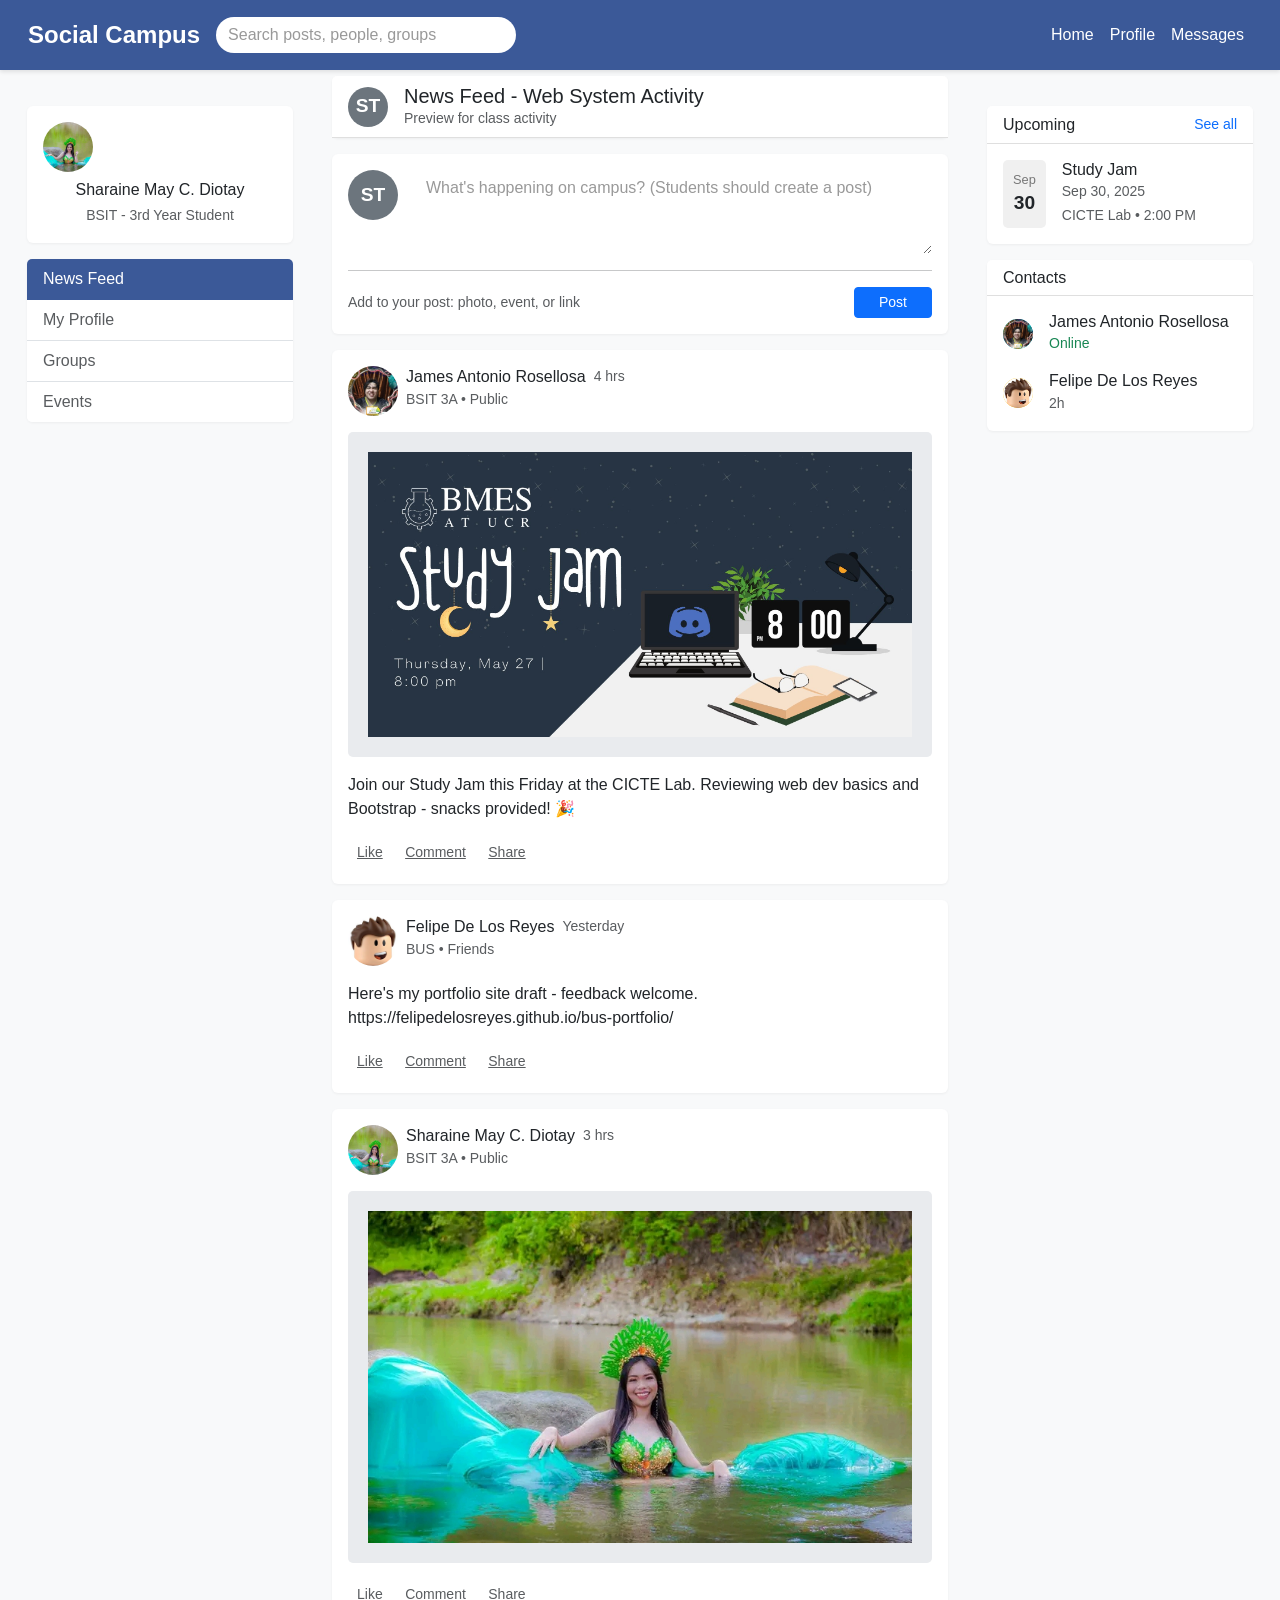
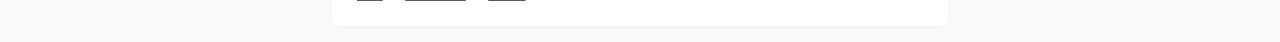
<file: index.html>
<!DOCTYPE html>
<html lang="en">
<head>
    <meta charset="UTF-8">
    <meta name="viewport" content="width=device-width, initial-scale=1.0">
    <title>Social Campus</title>
    <link href="css/bootstrap.min.css" rel="stylesheet">
    <link href="css/style.css" rel="stylesheet">
</head>
<body>
    <!-- Navigation Bar -->
    <nav class="navbar navbar-expand-lg navbar-light bg-primary fixed-top">
        <div class="container-fluid">
            <a class="navbar-brand text-white fw-bold" href="#">Social Campus</a>
            <button class="navbar-toggler" type="button" data-bs-toggle="collapse" data-bs-target="#navbarNav">
                <span class="navbar-toggler-icon"></span>
            </button>
            <div class="collapse navbar-collapse" id="navbarNav">
                <div class="navbar-nav me-auto">
                    <input class="form-control search-input" type="search" placeholder="Search posts, people, groups" style="width: 300px;">
                </div>
                <div class="navbar-nav">
                    <a class="nav-link text-white" href="index.html">Home</a>
                    <a class="nav-link text-white" href="profile.html">Profile</a>
                    <a class="nav-link text-white" href="message.html">Messages</a>
                </div>
            </div>
        </div>
    </nav>

    <!-- Main Content -->
    <div class="container-fluid main-content">
        <div class="row">
            <!-- Left Sidebar -->
            <div class="col-lg-3 col-md-4 left-sidebar">
                <div class="sidebar-content">
                    <!-- Profile Section -->
                    <div class="card mb-3">
                        <div class="card-body text-center">
                            <div class="profile-circle mb-2">
                                <img src="img/me.jpg" alt="Profile Picture" class="rounded-circle" width="50" height="50" style="object-fit: cover;">
                            </div>
                            <h6 class="card-title mb-1">Sharaine May C. Diotay</h6>
                            <small class="text-muted">BSIT - 3rd Year Student</small>
                        </div>
                    </div>
                    <!-- Navigation Menu -->
                    <div class="card">
                        <div class="list-group list-group-flush">
                            <a href="newsfeed.html" class="list-group-item list-group-item-action active">News Feed</a>
                            <a href="profile.html" class="list-group-item list-group-item-action">My Profile</a>
                            <a href="groups.html" class="list-group-item list-group-item-action">Groups</a>
                            <a href="events.html" class="list-group-item list-group-item-action">Events</a>
                        </div>
                    </div>
                </div>
            </div>

            <!-- Center Content (News Feed) -->
            <div class="col-lg-6 col-md-8 center-content">
                <!-- News Feed Header -->
                <div class="card mb-3">
                    <div class="card-header d-flex align-items-center">
                        <div class="profile-circle bg-secondary text-white me-3">ST</div>
                        <div class="flex-grow-1">
                            <h5 class="card-title mb-0">News Feed - Web System Activity</h5>
                            <small class="text-muted">Preview for class activity</small>
                        </div>
                    </div>
                </div>

                <!-- Post Creation -->
                <div class="card mb-3">
                    <div class="card-body">
                        <div class="d-flex align-items-start">
                            <div class="profile-circle bg-secondary text-white me-3">ST</div>
                            <div class="flex-grow-1">
                                <textarea class="form-control border-0" placeholder="What's happening on campus? (Students should create a post)" rows="3"></textarea>
                            </div>
                        </div>
                        <hr>
                        <div class="d-flex justify-content-between align-items-center">
                            <small class="text-muted">Add to your post: photo, event, or link</small>
                            <button class="btn btn-primary btn-sm px-4">Post</button>
                        </div>
                    </div>
                </div>

                <!-- Sample Posts -->
                <!-- James Antonio's Study Jam Post -->
                <div class="card mb-3">
                    <div class="card-body">
                        <div class="d-flex align-items-start mb-3">
                            <div class="profile-circle me-2">
                                <img src="img/james.jpg" alt="James Antonio" class="rounded-circle" width="30" height="30" style="object-fit: cover;">
                            </div>
                            <div class="flex-grow-1">
                                <div class="d-flex align-items-center">
                                    <h6 class="mb-0 me-2">James Antonio Rosellosa</h6>
                                    <small class="text-muted">4 hrs</small>
                                </div>
                                <small class="text-muted">BSIT 3A • Public</small>
                            </div>
                        </div>

                        <!-- Event Poster Placeholder -->
                        <div class="event-poster mb-3">
                         <img src="img/study.jpg" alt="Study Jam Event Poster" class="img-fluid" style="max-width: 100%; height: auto; border-radius: 0;">
                        </div>
                        <p class="card-text">Join our Study Jam this Friday at the CICTE Lab. Reviewing web dev basics and Bootstrap - snacks provided! 🎉</p>
                        <div class="post-actions">
                            <button class="btn btn-link btn-sm text-muted">Like</button>
                            <button class="btn btn-link btn-sm text-muted">Comment</button>
                            <button class="btn btn-link btn-sm text-muted">Share</button>
                        </div>
                    </div>
                </div>

                <!-- Felipe's Portfolio Post -->
                <div class="card mb-3">
                    <div class="card-body">
                        <div class="d-flex align-items-start mb-3">
                            <div class="profile-circle me-2">
                                <img src="img/felipe.jpg" alt="Felipe" class="rounded-circle" width="30" height="30" style="object-fit: cover;">
                            </div>
                            <div class="flex-grow-1">
                                <div class="d-flex align-items-center">
                                    <h6 class="mb-0 me-2">Felipe De Los Reyes</h6>
                                    <small class="text-muted">Yesterday</small>
                                </div>
                                <small class="text-muted">BUS • Friends</small>
                            </div>
                        </div>
                        <p class="card-text">Here's my portfolio site draft - feedback welcome. <br> https://felipedelosreyes.github.io/bus-portfolio/</p>
                        <div class="post-actions">
                            <button class="btn btn-link btn-sm text-muted">Like</button>
                            <button class="btn btn-link btn-sm text-muted">Comment</button>
                            <button class="btn btn-link btn-sm text-muted">Share</button>
                        </div>
                    </div>
                </div>

                <div class="card mb-3">
                    <div class="card-body">
                        <div class="d-flex align-items-start mb-3">
                            <div class="profile-circle me-2">
                                <img src="img/me.jpg" alt="James Antonio" class="rounded-circle" width="30" height="30" style="object-fit: cover;">
                            </div>
                            <div class="flex-grow-1">
                                <div class="d-flex align-items-center">
                                    <h6 class="mb-0 me-2">Sharaine May C. Diotay</h6>
                                    <small class="text-muted">3 hrs</small>
                                </div>
                                <small class="text-muted">BSIT 3A • Public</small>
                            </div>
                        </div>

                        <!-- Event Poster Placeholder -->
                        <div class="event-poster mb-3">
                         <img src="img/cover.jpg" alt="Study Jam Event Poster" class="img-fluid" style="max-width: 100%; height: auto; border-radius: 0;">
                        </div>
                        <p class="card-text"></p>
                        <div class="post-actions">
                            <button class="btn btn-link btn-sm text-muted">Like</button>
                            <button class="btn btn-link btn-sm text-muted">Comment</button>
                            <button class="btn btn-link btn-sm text-muted">Share</button>
                        </div>
                    </div>
                </div>
            </div>

            

            

            <!-- Right Sidebar -->
            <div class="col-lg-3 d-none d-lg-block right-sidebar">
                <div class="sidebar-content">
                    <!-- Upcoming Events -->
                    <div class="card mb-3">
                        <div class="card-header d-flex justify-content-between align-items-center">
                            <h6 class="mb-0">Upcoming</h6>
                            <small><a href="#" class="text-decoration-none">See all</a></small>
                        </div>
                        <div class="card-body">
                            <div class="d-flex align-items-start">
                                <div class="date-box me-3">
                                    <div class="date-month">Sep</div>
                                    <div class="date-day">30</div>
                                </div>
                                <div>
                                    <h6 class="mb-0">Study Jam</h6>
                                    <small class="text-muted">Sep 30, 2025<br>CICTE Lab • 2:00 PM</small>
                                </div>
                            </div>
                        </div>
                    </div>

                    <!-- Contacts -->
                    <div class="card">
                        <div class="card-header">
                            <h6 class="mb-0">Contacts</h6>
                        </div>
                        <div class="card-body">
                            <!-- Contact 1 -->
                            <div class="d-flex align-items-center mb-3">
                                <div class="profile-circle bg-info text-white me-3 small-circle">
                                     <img src="img/james.jpg" alt="Contact" class="rounded-circle" width="30" height="30" style="object-fit: cover;">
                                </div>
                                <div>
                                    <h6 class="mb-0">James Antonio Rosellosa</h6>
                                    <small class="text-success">Online</small>
                                </div>
                            </div>

                            <!-- Contact 2 -->
                            <div class="d-flex align-items-center">
                                <div class="profile-circle bg-warning text-white me-3 small-circle">
                                      <img src="img/felipe.jpg" alt="Contact" class="rounded-circle" width="30" height="30" style="object-fit: cover;">
                                </div>
                                <div>
                                    <h6 class="mb-0">Felipe De Los Reyes</h6>
                                    <small class="text-muted">2h</small>
                                </div>
                            </div>
                        </div>
                    </div>
                </div>
            </div>
        </div> 
    </div>
    

    <script src="js/bootstrap.bundle.min.js"></script>
</body>
</html>
</file>
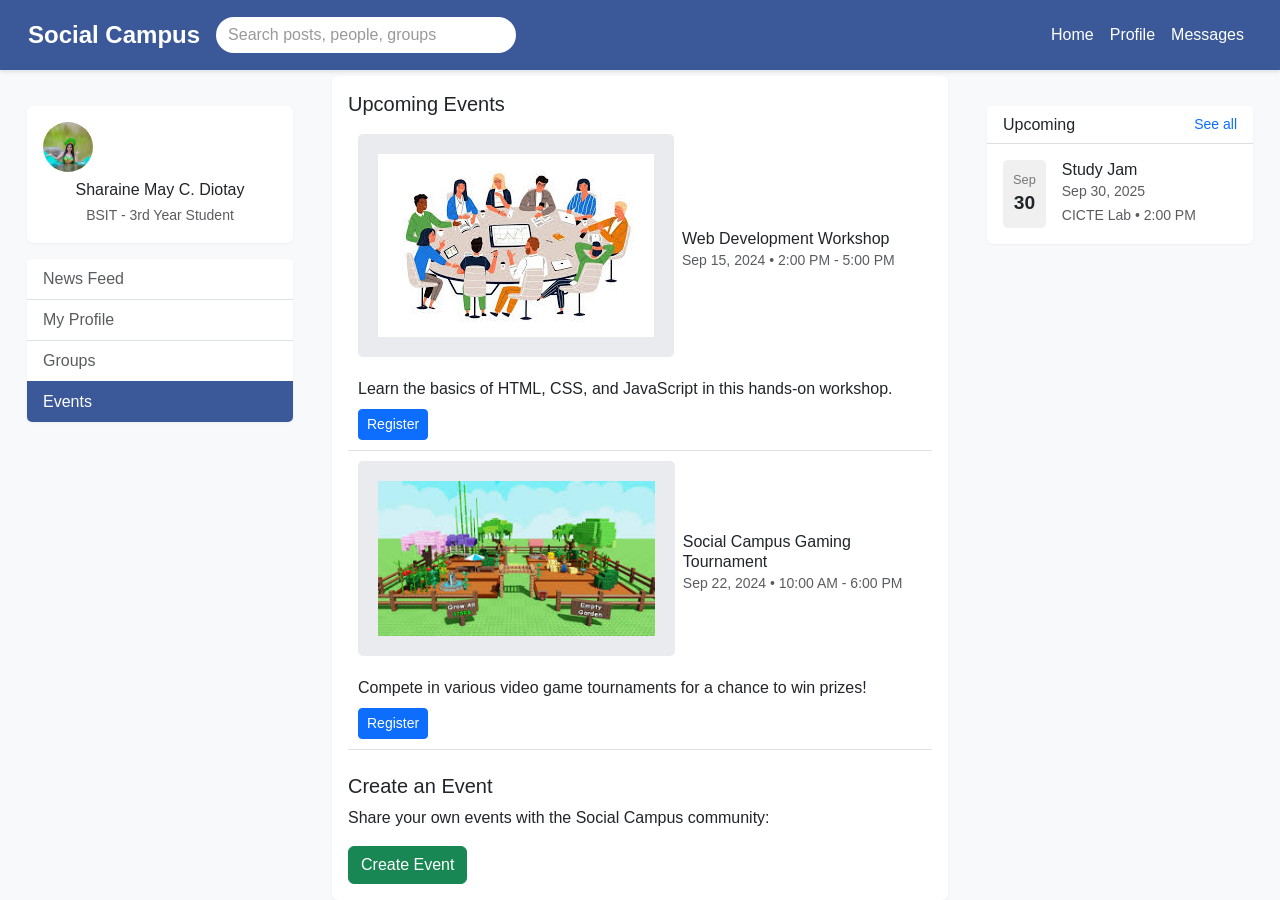
<file: events.html>
<!DOCTYPE html>
<html lang="en">
<head>
    <meta charset="UTF-8">
    <meta name="viewport" content="width=device-width, initial-scale=1.0">
    <title>Social Campus - Events</title>
    <link href="css/bootstrap.min.css" rel="stylesheet">
    <link href="css/style.css" rel="stylesheet">
    <style>
        /* Custom styles for the events page */
        .event-item {
            padding: 10px;
            border-bottom: 1px solid #dee2e6;
            cursor: pointer;
        }

        .event-item:hover {
            background-color: #f8f9fa;
        }

        .event-description {
            margin-top: 10px;
        }

        .event-poster {
            max-width: 100%;
            height: auto;
            margin-bottom: 10px;
        }
    </style>
</head>
<body>

    <!-- Navigation Bar -->
    <nav class="navbar navbar-expand-lg navbar-light bg-primary fixed-top">
        <div class="container-fluid">
            <a class="navbar-brand text-white fw-bold" href="#">Social Campus</a>
            <button class="navbar-toggler" type="button" data-bs-toggle="collapse" data-bs-target="#navbarNav">
                <span class="navbar-toggler-icon"></span>
            </button>
            <div class="collapse navbar-collapse" id="navbarNav">
                <div class="navbar-nav me-auto">
                    <input class="form-control search-input" type="search" placeholder="Search posts, people, groups" style="width: 300px;">
                </div>
                <div class="navbar-nav">
                    <a class="nav-link text-white" href="index.html">Home</a>
                    <a class="nav-link text-white" href="profile.html">Profile</a>
                    <a class="nav-link text-white" href="message.html">Messages</a>
                </div>
            </div>
        </div>
    </nav>

    <!-- Main Content -->
    <div class="container-fluid main-content">
        <div class="row">

            <!-- Left Sidebar -->
            <div class="col-lg-3 col-md-4 left-sidebar">
                <div class="sidebar-content">
                    <!-- Profile Section -->
                    <div class="card mb-3">
                        <div class="card-body text-center">
                            <div class="profile-circle mb-2">
                                <img src="img/me.jpg" alt="Profile Picture" class="rounded-circle" width="50" height="50" style="object-fit: cover;">
                            </div>
                            <h6 class="card-title mb-1">Sharaine May C. Diotay</h6>
                            <small class="text-muted">BSIT - 3rd Year Student</small>
                        </div>
                    </div>
                    <!-- Navigation Menu -->
                    <div class="card">
                        <div class="list-group list-group-flush">
                            <a href="newsfeed.html" class="list-group-item list-group-item-action">News Feed</a>
                            <a href="profile.html" class="list-group-item list-group-item-action">My Profile</a>
                            <a href="groups.html" class="list-group-item list-group-item-action">Groups</a>
                            <a href="events.html" class="list-group-item list-group-item-action active">Events</a>
                        </div>
                    </div>
                </div>
            </div>

            <!-- Center Content (Events) -->
            <div class="col-lg-6 col-md-8 center-content">
                <div class="card">
                    <div class="card-body">
                        <h5 class="card-title">Upcoming Events</h5>

                        <!-- Event Item 1 -->
                        <div class="event-item">
                            <div class="d-flex align-items-center">
                                <div class="me-2">
                                    <img src="img/workshop.jpg" alt="Web Dev Workshop" class="event-poster">
                                </div>
                                <div>
                                    <h6 class="mb-0">Web Development Workshop</h6>
                                    <small class="text-muted">Sep 15, 2024 • 2:00 PM - 5:00 PM</small>
                                </div>
                            </div>
                            <div class="event-description">
                                Learn the basics of HTML, CSS, and JavaScript in this hands-on workshop.
                            </div>
                            <button class="btn btn-primary btn-sm mt-2">Register</button>
                        </div>

                        <!-- Event Item 2 -->
                        <div class="event-item">
                            <div class="d-flex align-items-center">
                                <div class="me-2">
                                    <img src="img/game.jpg" alt="Gaming Tournament" class="event-poster">
                                </div>
                                <div>
                                    <h6 class="mb-0">Social Campus Gaming Tournament</h6>
                                    <small class="text-muted">Sep 22, 2024 • 10:00 AM - 6:00 PM</small>
                                </div>
                            </div>
                            <div class="event-description">
                                Compete in various video game tournaments for a chance to win prizes!
                            </div>
                            <button class="btn btn-primary btn-sm mt-2">Register</button>
                        </div>

                        <!-- Add more event items as needed -->

                        <h5 class="card-title mt-4">Create an Event</h5>
                        <p>Share your own events with the Social Campus community:</p>
                        <button class="btn btn-success">Create Event</button>
                    </div>
                </div>
            </div>

            <!-- Right Sidebar -->
            <div class="col-lg-3 d-none d-lg-block right-sidebar">
                <div class="sidebar-content">
                    <!-- Upcoming Events -->
                    <div class="card mb-3">
                        <div class="card-header d-flex justify-content-between align-items-center">
                            <h6 class="mb-0">Upcoming</h6>
                            <small><a href="#" class="text-decoration-none">See all</a></small>
                        </div>
                        <div class="card-body">
                            <div class="d-flex align-items-start">
                                <div class="date-box me-3">
                                    <div class="date-month">Sep</div>
                                    <div class="date-day">30</div>
                                </div>
                                <div>
                                    <h6 class="mb-0">Study Jam</h6>
                                    <small class="text-muted">Sep 30, 2025<br>CICTE Lab • 2:00 PM</small>
                                </div>
                            </div>
                        </div>
                    </div>
                </div>
            </div>

        </div>
    </div>

    <script src="js/bootstrap.bundle.min.js"></script>
</body>
</html>
</file>
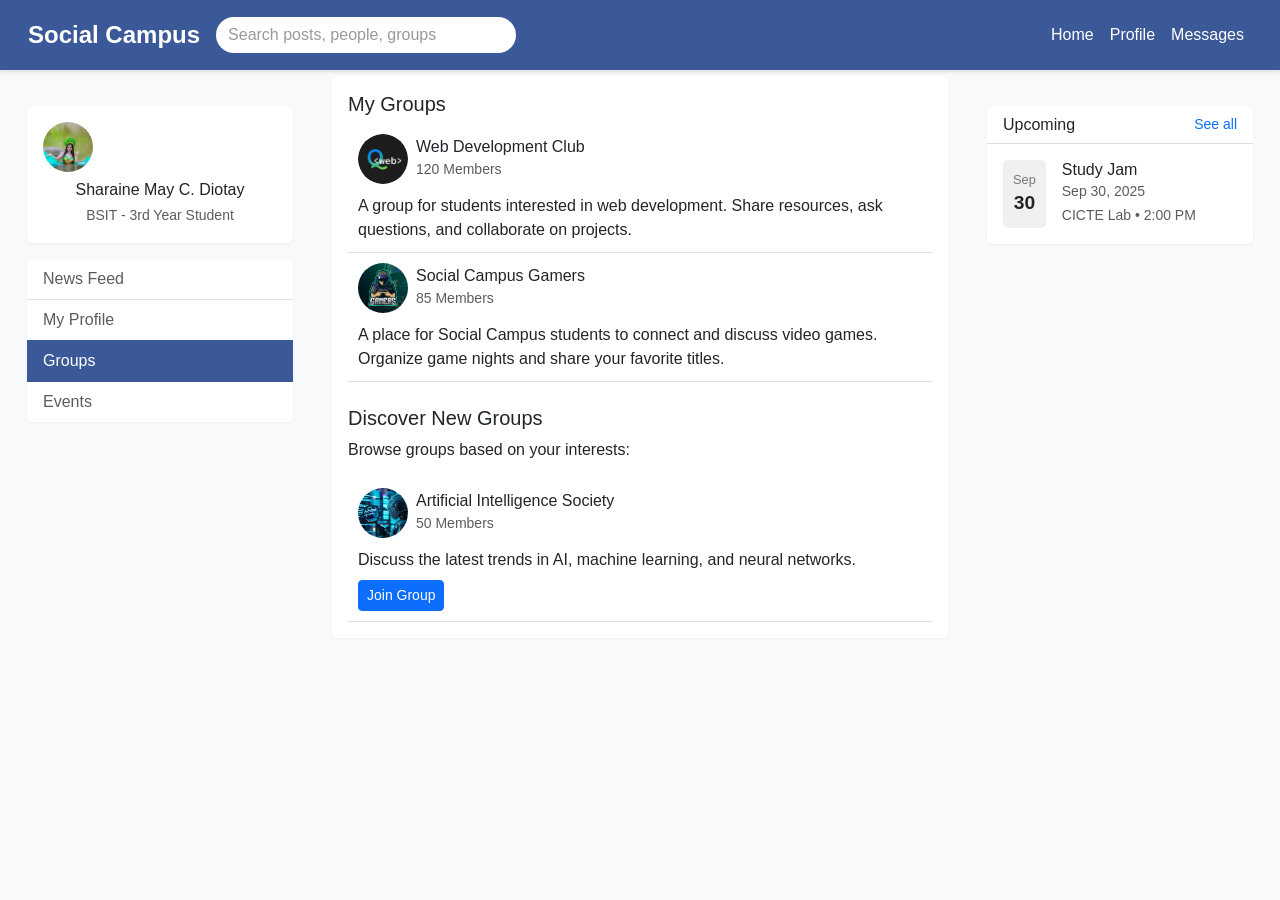
<file: groups.html>
<!DOCTYPE html>
<html lang="en">
<head>
    <meta charset="UTF-8">
    <meta name="viewport" content="width=device-width, initial-scale=1.0">
    <title>Social Campus - Groups</title>
    <link href="css/bootstrap.min.css" rel="stylesheet">
    <link href="css/style.css" rel="stylesheet">
    <style>
        /* Custom styles for the groups page */
        .group-item {
            padding: 10px;
            border-bottom: 1px solid #dee2e6;
            cursor: pointer;
        }

        .group-item:hover {
            background-color: #f8f9fa;
        }

        .group-description {
            margin-top: 10px;
        }
    </style>
</head>
<body>

    <!-- Navigation Bar -->
    <nav class="navbar navbar-expand-lg navbar-light bg-primary fixed-top">
        <div class="container-fluid">
            <a class="navbar-brand text-white fw-bold" href="#">Social Campus</a>
            <button class="navbar-toggler" type="button" data-bs-toggle="collapse" data-bs-target="#navbarNav">
                <span class="navbar-toggler-icon"></span>
            </button>
            <div class="collapse navbar-collapse" id="navbarNav">
                <div class="navbar-nav me-auto">
                    <input class="form-control search-input" type="search" placeholder="Search posts, people, groups" style="width: 300px;">
                </div>
                <div class="navbar-nav">
                    <a class="nav-link text-white" href="index.html">Home</a>
                    <a class="nav-link text-white" href="profile.html">Profile</a>
                    <a class="nav-link text-white" href="message.html">Messages</a>
                </div>
            </div>
        </div>
    </nav>

    <!-- Main Content -->
    <div class="container-fluid main-content">
        <div class="row">

            <!-- Left Sidebar -->
            <div class="col-lg-3 col-md-4 left-sidebar">
                <div class="sidebar-content">
                    <!-- Profile Section -->
                    <div class="card mb-3">
                        <div class="card-body text-center">
                            <div class="profile-circle mb-2">
                                <img src="img/me.jpg" alt="Profile Picture" class="rounded-circle" width="50" height="50" style="object-fit: cover;">
                            </div>
                            <h6 class="card-title mb-1">Sharaine May C. Diotay</h6>
                            <small class="text-muted">BSIT - 3rd Year Student</small>
                        </div>
                    </div>
                    <!-- Navigation Menu -->
                    <div class="card">
                        <div class="list-group list-group-flush">
                            <a href="newsfeed.html" class="list-group-item list-group-item-action">News Feed</a>
                            <a href="profile.html" class="list-group-item list-group-item-action">My Profile</a>
                            <a href="groups.html" class="list-group-item list-group-item-action active">Groups</a>
                            <a href="events.html" class="list-group-item list-group-item-action">Events</a>
                        </div>
                    </div>
                </div>
            </div>

            <!-- Center Content (Groups) -->
            <div class="col-lg-6 col-md-8 center-content">
                <div class="card">
                    <div class="card-body">
                        <h5 class="card-title">My Groups</h5>

                        <!-- Group List -->
                        <div class="group-item">
                            <div class="d-flex align-items-center">
                                <div class="profile-circle me-2">
                                    <img src="img/club.jpg" alt="Web Dev Group" class="rounded-circle" width="30" height="30" style="object-fit: cover;">
                                </div>
                                <div>
                                    <h6 class="mb-0">Web Development Club</h6>
                                    <small class="text-muted">120 Members</small>
                                </div>
                            </div>
                            <div class="group-description">
                                A group for students interested in web development. Share resources, ask questions, and collaborate on projects.
                            </div>
                        </div>

                        <div class="group-item">
                            <div class="d-flex align-items-center">
                                <div class="profile-circle me-2">
                                    <img src="img/gamers.jpg" alt="Gaming Group" class="rounded-circle" width="30" height="30" style="object-fit: cover;">
                                </div>
                                <div>
                                    <h6 class="mb-0">Social Campus Gamers</h6>
                                    <small class="text-muted">85 Members</small>
                                </div>
                            </div>
                            <div class="group-description">
                                A place for Social Campus students to connect and discuss video games. Organize game nights and share your favorite titles.
                            </div>
                        </div>

                        <!-- Add more group items as needed -->

                        <h5 class="card-title mt-4">Discover New Groups</h5>
                        <p>Browse groups based on your interests:</p>
                        <!-- Example of a group suggestion -->
                        <div class="group-item">
                            <div class="d-flex align-items-center">
                                <div class="profile-circle me-2">
                                    <img src="img/ai.jpg" alt="AI Group" class="rounded-circle" width="30" height="30" style="object-fit: cover;">
                                </div>
                                <div>
                                    <h6 class="mb-0">Artificial Intelligence Society</h6>
                                    <small class="text-muted">50 Members</small>
                                </div>
                            </div>
                            <div class="group-description">
                                Discuss the latest trends in AI, machine learning, and neural networks.
                            </div>
                            <button class="btn btn-primary btn-sm mt-2">Join Group</button>
                        </div>
                    </div>
                </div>
            </div>

            <!-- Right Sidebar -->
            <div class="col-lg-3 d-none d-lg-block right-sidebar">
                <div class="sidebar-content">
                    <!-- Upcoming Events -->
                    <div class="card mb-3">
                        <div class="card-header d-flex justify-content-between align-items-center">
                            <h6 class="mb-0">Upcoming</h6>
                            <small><a href="#" class="text-decoration-none">See all</a></small>
                        </div>
                        <div class="card-body">
                            <div class="d-flex align-items-start">
                                <div class="date-box me-3">
                                    <div class="date-month">Sep</div>
                                    <div class="date-day">30</div>
                                </div>
                                <div>
                                    <h6 class="mb-0">Study Jam</h6>
                                    <small class="text-muted">Sep 30, 2025<br>CICTE Lab • 2:00 PM</small>
                                </div>
                            </div>
                        </div>
                    </div>
                </div>
            </div>

        </div>
    </div>

    <script src="js/bootstrap.bundle.min.js"></script>
</body>
</html>
</file>
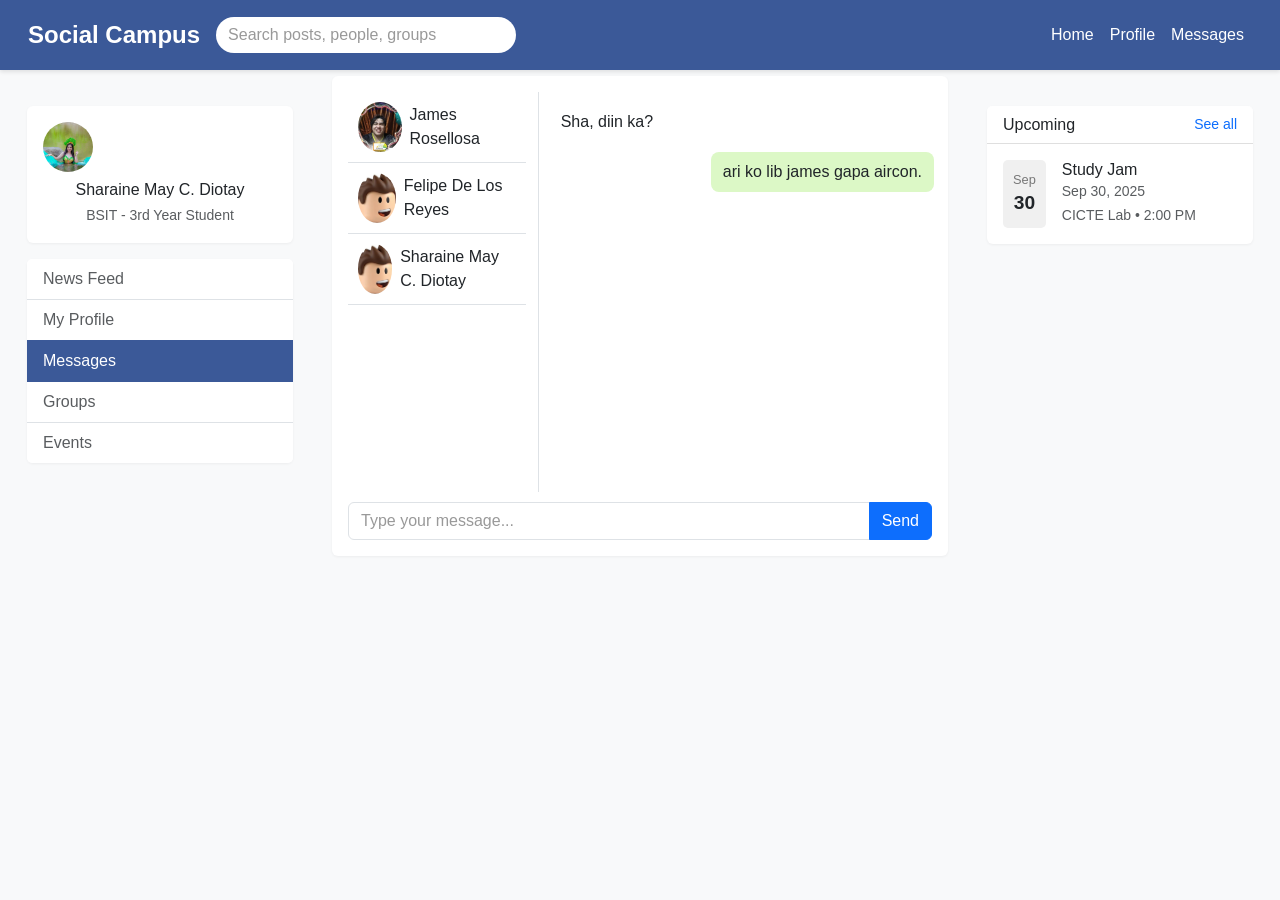
<file: message.html>
<!DOCTYPE html>
<html lang="en">
<head>
    <meta charset="UTF-8">
    <meta name="viewport" content="width=device-width, initial-scale=1.0">
    <title>Social Campus - Messages</title>
    <link href="css/bootstrap.min.css" rel="stylesheet">
    <link href="css/style.css" rel="stylesheet">
    <style>
        /* Custom styles for the messages page */
        .conversation-list {
            height: 400px; /* Adjust as needed */
            overflow-y: scroll;
            border-right: 1px solid #dee2e6;
        }

        .conversation-item {
            padding: 10px;
            border-bottom: 1px solid #dee2e6;
            cursor: pointer;
        }

        .conversation-item:hover {
            background-color: #f8f9fa;
        }

        .message-area {
            height: 400px; /* Adjust as needed */
            overflow-y: scroll;
            padding: 10px;
        }

        .message {
            margin-bottom: 10px;
            padding: 8px 12px;
            border-radius: 8px;
        }

        .message.sent {
            background-color: #dcf8c6; /* Light green for sent messages */
            align-self: flex-end;
        }

        .message.received {
            background-color: #fff; /* White for received messages */
            align-self: flex-start;
        }

        .message-input-area {
            margin-top: 10px;
        }
    </style>
</head>
<body>

    <!-- Navigation Bar (same as before) -->
    <nav class="navbar navbar-expand-lg navbar-light bg-primary fixed-top">
        <div class="container-fluid">
            <a class="navbar-brand text-white fw-bold" href="#">Social Campus</a>
            <button class="navbar-toggler" type="button" data-bs-toggle="collapse" data-bs-target="#navbarNav">
                <span class="navbar-toggler-icon"></span>
            </button>
            <div class="collapse navbar-collapse" id="navbarNav">
                <div class="navbar-nav me-auto">
                    <input class="form-control search-input" type="search" placeholder="Search posts, people, groups" style="width: 300px;">
                </div>
                <div class="navbar-nav">
                    <a class="nav-link text-white" href="index.html">Home</a>
                    <a class="nav-link text-white" href="profile.html">Profile</a>
                    <a class="nav-link text-white" href="message.html">Messages</a>
                </div>
            </div>
        </div>
    </nav>

    <!-- Main Content -->
    <div class="container-fluid main-content">
        <div class="row">

            <!-- Left Sidebar (same as before, but link to messages page) -->
            <div class="col-lg-3 col-md-4 left-sidebar">
                <div class="sidebar-content">
                    <!-- Profile Section -->
                    <div class="card mb-3">
                        <div class="card-body text-center">
                           <div class="profile-circle mb-2">
                                <img src="img/me.jpg" alt="Profile Picture" class="rounded-circle" width="50" height="50" style="object-fit: cover;">
                            </div>
                            <h6 class="card-title mb-1">Sharaine May C. Diotay</h6>
                            <small class="text-muted">BSIT - 3rd Year Student</small>
                        </div>
                    </div>
                    <!-- Navigation Menu -->
                    <div class="card">
                        <div class="list-group list-group-flush">
                            <a href="newsfeed.html" class="list-group-item list-group-item-action">News Feed</a>
                            <a href="profile.html" class="list-group-item list-group-item-action">My Profile</a>
                            <a href="message.html" class="list-group-item list-group-item-action active">Messages</a>
                            <a href="groups.html" class="list-group-item list-group-item-action">Groups</a>
                            <a href="events.html" class="list-group-item list-group-item-action">Events</a>
                        </div>
                    </div>
                </div>
            </div>

            <!-- Center Content (Messages) -->
            <div class="col-lg-6 col-md-8 center-content">
                <div class="card">
                    <div class="card-body">
                        <div class="row">
                            <!-- Conversation List -->
                            <div class="col-md-4 conversation-list">
                                <div class="conversation-item" data-conversation-id="1">
                                    <div class="d-flex align-items-center">
                                        <div class="profile-circle me-2">
                                            <img src="img/james.jpg" alt="Contact" class="rounded-circle" width="30" height="30" style="object-fit: cover;">
                                        </div>
                                        <span>James Rosellosa</span>
                                    </div>
                                </div>
                                <div class="conversation-item" data-conversation-id="2">
                                    <div class="d-flex align-items-center">
                                        <div class="profile-circle me-2">
                                            <img src="img/felipe.jpg" alt="Contact" class="rounded-circle" width="30" height="30" style="object-fit: cover;">
                                        </div>
                                        <span>Felipe De Los Reyes</span>
                                    </div>
                                </div>

                                    <div class="conversation-item" data-conversation-id="3">
                                    <div class="d-flex align-items-center">
                                        <div class="profile-circle me-2">
                                            <img src="img/felipe.jpg" alt="Contact" class="rounded-circle" width="30" height="30" style="object-fit: cover;">
                                        </div>
                                        <span>Sharaine May C. Diotay</span>
                                    </div>
                                </div>
                                <!-- Add more conversation items as needed -->
                            </div>

                            <!-- Message Area -->
                            <div class="col-md-8 message-area d-flex flex-column">
                                <div class="message received">
                                    Sha, diin ka?
                                </div>
                                <div class="message sent">
                                    ari ko lib james gapa aircon.
                                </div>
                                <!-- Add more messages as needed -->
                            </div>
                        </div>
                        <!-- Message Input Area -->
                        <div class="message-input-area">
                            <div class="input-group">
                                <input type="text" class="form-control" placeholder="Type your message...">
                                <button class="btn btn-primary" type="button">Send</button>
                            </div>
                        </div>
                    </div>
                </div>
            </div>

            <!-- Right Sidebar (same as before) -->
            <div class="col-lg-3 d-none d-lg-block right-sidebar">
                <div class="sidebar-content">
                    <!-- Upcoming Events -->
                    <div class="card mb-3">
                        <div class="card-header d-flex justify-content-between align-items-center">
                            <h6 class="mb-0">Upcoming</h6>
                            <small><a href="#" class="text-decoration-none">See all</a></small>
                        </div>
                        <div class="card-body">
                            <div class="d-flex align-items-start">
                                <div class="date-box me-3">
                                    <div class="date-month">Sep</div>
                                    <div class="date-day">30</div>
                                </div>
                                <div>
                                    <h6 class="mb-0">Study Jam</h6>
                                    <small class="text-muted">Sep 30, 2025<br>CICTE Lab • 2:00 PM</small>
                                </div>
                            </div>
                        </div>
                    </div>
                </div>
            </div>

        </div>
    </div>

    <script src="js/bootstrap.bundle.min.js"></script>
    <script>
        // Basic JavaScript to handle conversation selection (replace with actual logic)
        document.querySelectorAll('.conversation-item').forEach(item => {
            item.addEventListener('click', function() {
                const conversationId = this.dataset.conversationId;
                alert(`Selected conversation ${conversationId}`); // Replace with actual message loading logic
            });
        });
    </script>
</body>
</html>
</file>
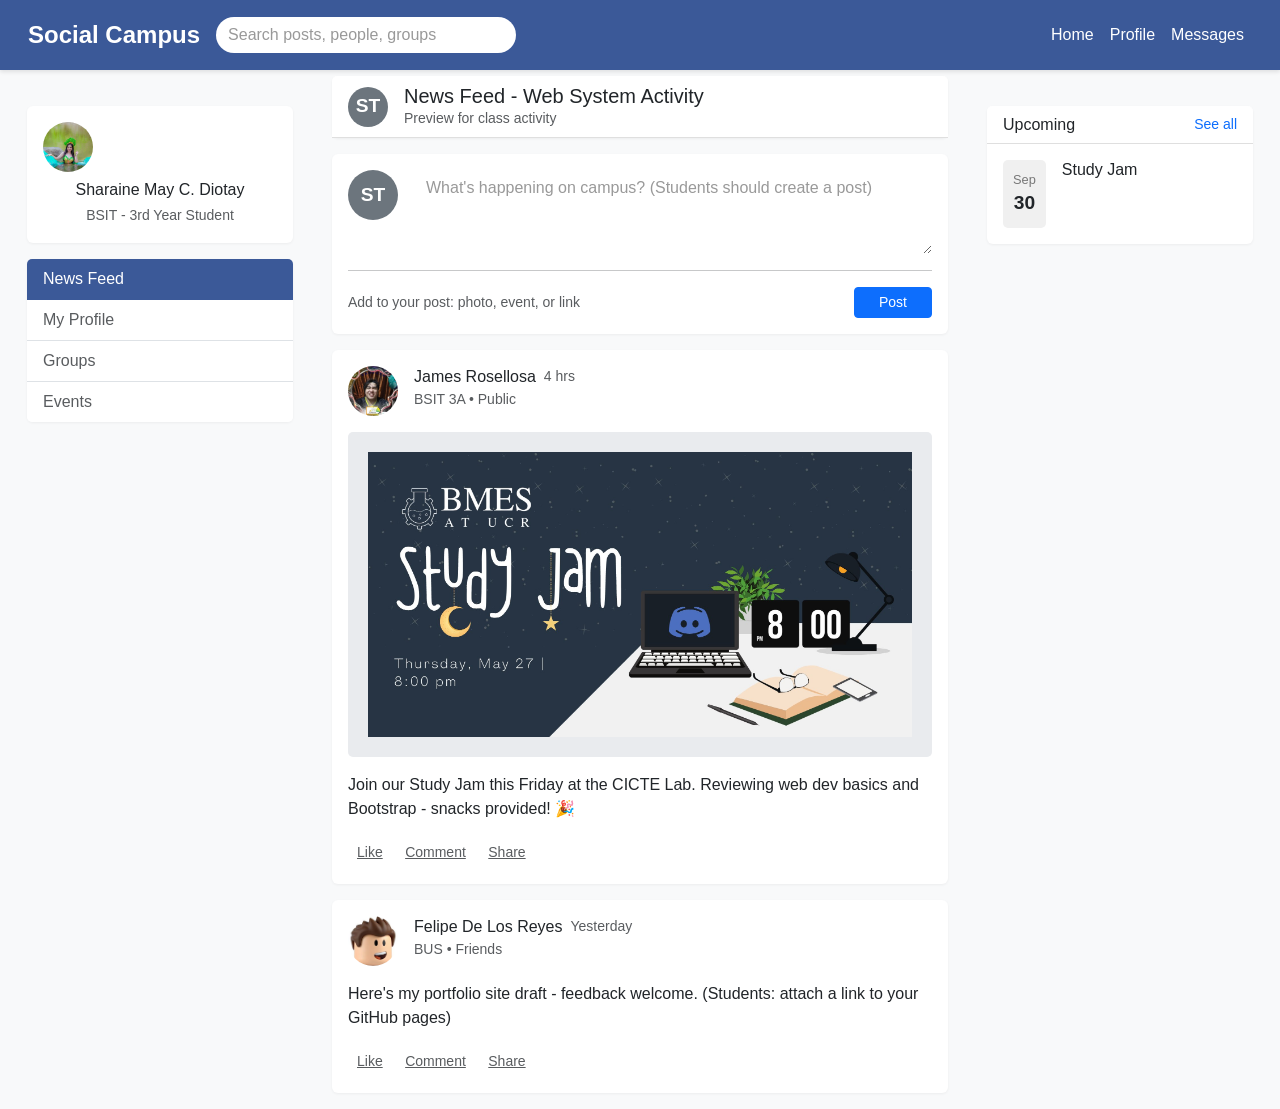
<file: newsfeed.html>
<!DOCTYPE html>
<html lang="en">
<head>
    <meta charset="UTF-8">
    <meta name="viewport" content="width=device-width, initial-scale=1.0">
    <title>Social Campus - News Feed</title>
    <link href="css/bootstrap.min.css" rel="stylesheet">
    <link href="css/style.css" rel="stylesheet">
</head>
<body>

    <!-- Navigation Bar -->
    <nav class="navbar navbar-expand-lg navbar-light bg-primary fixed-top">
        <div class="container-fluid">
            <a class="navbar-brand text-white fw-bold" href="#">Social Campus</a>
            <button class="navbar-toggler" type="button" data-bs-toggle="collapse" data-bs-target="#navbarNav">
                <span class="navbar-toggler-icon"></span>
            </button>
            <div class="collapse navbar-collapse" id="navbarNav">
                <div class="navbar-nav me-auto">
                    <input class="form-control search-input" type="search" placeholder="Search posts, people, groups" style="width: 300px;">
                </div>
                <div class="navbar-nav">
                    <a class="nav-link text-white" href="index.html">Home</a>
                    <a class="nav-link text-white" href="profile.html">Profile</a>
                    <a class="nav-link text-white" href="message.html">Messages</a>
                </div>
            </div>
        </div>
    </nav>

    <!-- Main Content -->
    <div class="container-fluid main-content">
        <div class="row">

            <!-- Left Sidebar -->
            <div class="col-lg-3 col-md-4 left-sidebar">
                <div class="sidebar-content">
                    <!-- Profile Section -->
                    <div class="card mb-3">
                        <div class="card-body text-center">
                            <div class="profile-circle mb-2">
                                <img src="img/me.jpg" alt="Profile Picture" class="rounded-circle" width="50" height="50" style="object-fit: cover;">
                            </div>
                            <h6 class="card-title mb-1">Sharaine May C. Diotay</h6>
                            <small class="text-muted">BSIT - 3rd Year Student</small>
                        </div>
                    </div>
                    <!-- Navigation Menu -->
                    <div class="card">
                        <div class="list-group list-group-flush">
                            <a href="newsfeed.html" class="list-group-item list-group-item-action active">News Feed</a>
                            <a href="profile.html" class="list-group-item list-group-item-action">My Profile</a>
                            <a href="groups.html" class="list-group-item list-group-item-action">Groups</a>
                            <a href="events.html" class="list-group-item list-group-item-action">Events</a>
                        </div>
                    </div>
                </div>
            </div>

            <!-- Center Content (News Feed) -->
            <div class="col-lg-6 col-md-8 center-content">
                <!-- News Feed Header -->
                  <div class="card mb-3">
                    <div class="card-header d-flex align-items-center">
                        <div class="profile-circle bg-secondary text-white me-3">ST</div>
                        <div class="flex-grow-1">
                            <h5 class="card-title mb-0">News Feed - Web System Activity</h5>
                            <small class="text-muted">Preview for class activity</small>
                        </div>
                    </div>
                </div>


                <!-- Post Creation -->
                <div class="card mb-3">
                    <div class="card-body">
                        <div class="d-flex align-items-start">
                            <div class="profile-circle bg-secondary text-white me-3">ST</div>
                            <div class="flex-grow-1">
                                <textarea class="form-control border-0" placeholder="What's happening on campus? (Students should create a post)" rows="3"></textarea>
                            </div>
                        </div>
                        <hr>
                        <div class="d-flex justify-content-between align-items-center">
                            <small class="text-muted">Add to your post: photo, event, or link</small>
                            <button class="btn btn-primary btn-sm px-4">Post</button>
                        </div>
                    </div>
                </div>

                <!-- Sample Posts -->
                <!-- James' Study Jam Post -->
                <div class="card mb-3">
                    <div class="card-body">
                        <div class="d-flex align-items-start mb-3">
                            <div class="profile-circle me-3">
                                <img src="img/james.jpg" alt="James Rosellosa" class="rounded-circle" width="30" height="30" style="object-fit: cover;">
                            </div>
                            <div class="flex-grow-1">
                                <div class="d-flex align-items-center">
                                    <h6 class="mb-0 me-2">James Rosellosa</h6>
                                    <small class="text-muted">4 hrs</small>
                                </div>
                                <small class="text-muted">BSIT 3A • Public</small>
                            </div>
                        </div>

                       
                        <!-- Event Poster Placeholder -->
                        <div class="event-poster mb-3">
                         <img src="img/study.jpg" alt="Study Jam Event Poster" class="img-fluid" style="max-width: 100%; height: auto; border-radius: 0;">
                        </div>
                        <p class="card-text">Join our Study Jam this Friday at the CICTE Lab. Reviewing web dev basics and Bootstrap - snacks provided! 🎉</p>
                        <div class="post-actions">
                            <button class="btn btn-link btn-sm text-muted">Like</button>
                            <button class="btn btn-link btn-sm text-muted">Comment</button>
                            <button class="btn btn-link btn-sm text-muted">Share</button>
                        </div>
                    </div>
                </div>

                <!-- Juan's Portfolio Post -->
                <div class="card mb-3">
                    <div class="card-body">
                        <div class="d-flex align-items-start mb-3">
                            <div class="profile-circle me-3">
                                <img src="img/felipe.jpg" alt="Juan Miguel" class="rounded-circle" width="30" height="30" style="object-fit: cover;">
                            </div>
                            <div class="flex-grow-1">
                                <div class="d-flex align-items-center">
                                    <h6 class="mb-0 me-2">Felipe De Los Reyes</h6>
                                    <small class="text-muted">Yesterday</small>
                                </div>
                                <small class="text-muted">BUS • Friends</small>
                            </div>
                        </div>
                        <p class="card-text">Here's my portfolio site draft - feedback welcome. (Students: attach a link to your GitHub pages)</p>
                        <div class="post-actions">
                            <button class="btn btn-link btn-sm text-muted">Like</button>
                            <button class="btn btn-link btn-sm text-muted">Comment</button>
                            <button class="btn btn-link btn-sm text-muted">Share</button>
                        </div>
                    </div>
                </div>

            </div>

            <!-- Right Sidebar -->
            <div class="col-lg-3 d-none d-lg-block right-sidebar">
                <div class="sidebar-content">
                    <!-- Upcoming Events -->
                    <div class="card mb-3">
                        <div class="card-header d-flex justify-content-between align-items-center">
                            <h6 class="mb-0">Upcoming</h6>
                            <small><a href="#" class="text-decoration-none">See all</a></small>
                        </div>
                        <div class="card-body">
                            <div class="d-flex align-items-start">
                                <div class="date-box me-3">
                                    <div class="date-month">Sep</div>
                                    <div class="date-day">30</div>
                                </div>
                                <div>
                                    <h6 class="mb-0">Study Jam</h6>
</file>
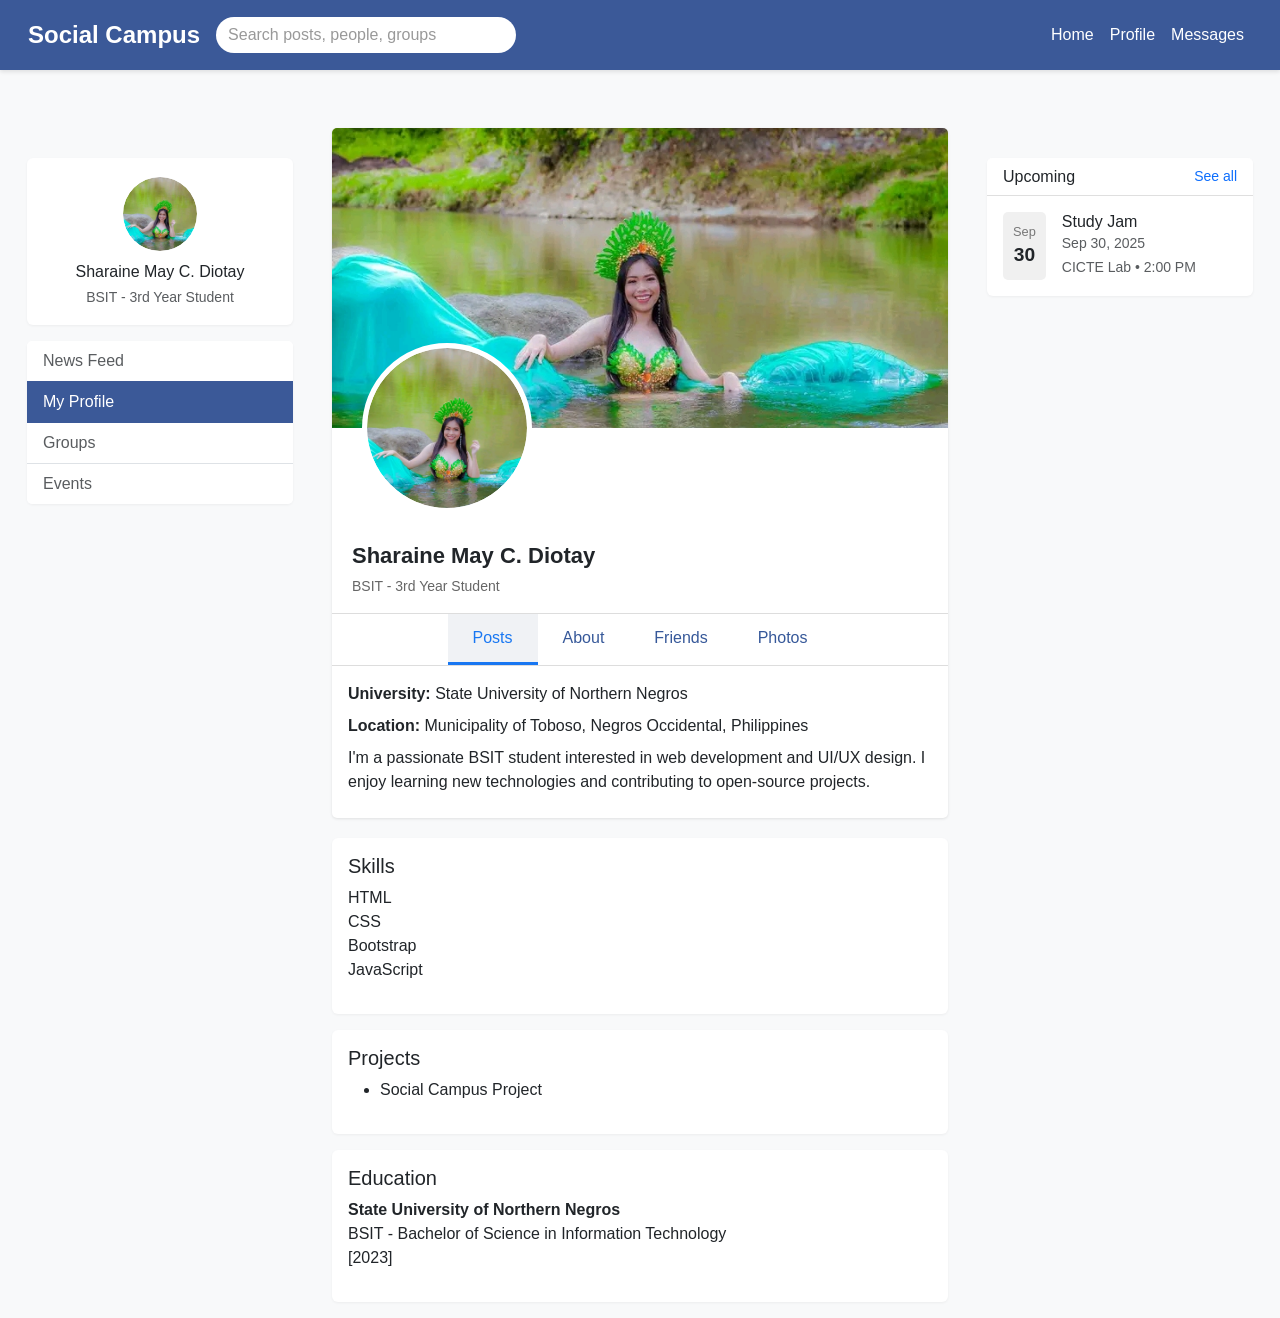
<file: profile.html>
<!DOCTYPE html>
<html lang="en">
<head>
  <meta charset="UTF-8">
  <meta name="viewport" content="width=device-width, initial-scale=1.0">
  <title>Social Campus - Profile</title>
  <link href="css/bootstrap.min.css" rel="stylesheet">
  <link href="css/style.css" rel="stylesheet">
  <link href="css/profile.css" rel="stylesheet">
</head>
<body>

  <!-- Navigation Bar -->
  <nav class="navbar navbar-expand-lg navbar-light bg-primary fixed-top">
    <div class="container-fluid">
      <a class="navbar-brand text-white fw-bold" href="#">Social Campus</a>
      <button class="navbar-toggler" type="button" data-bs-toggle="collapse" data-bs-target="#navbarNav">
        <span class="navbar-toggler-icon"></span>
      </button>
      <div class="collapse navbar-collapse" id="navbarNav">
        <div class="navbar-nav me-auto">
          <input class="form-control search-input" type="search" placeholder="Search posts, people, groups" style="width: 300px;">
        </div>
        <div class="navbar-nav">
          <a class="nav-link text-white" href="index.html">Home</a>
          <a class="nav-link text-white" href="profile.html">Profile</a>
          <a class="nav-link text-white" href="message.html">Messages</a>
        </div>
      </div>
    </div>
  </nav>

  <!-- Main Content -->
  <div class="container-fluid main-content mt-5 pt-4">
    <div class="row">

      <!-- Left Sidebar -->
      <div class="col-lg-3 col-md-4 left-sidebar">
        <div class="sidebar-content">
          <!-- Profile Card -->
          <div class="card mb-3">
            <div class="card-body text-center">
              <div class="profile-circle-sm mb-2">
                <img src="img/me.jpg" alt="Profile Picture" class="rounded-circle" width="80" height="80" style="object-fit: cover;">
              </div>
              <h6 class="card-title mb-1">Sharaine May C. Diotay</h6>
              <small class="text-muted">BSIT - 3rd Year Student</small>
            </div>
          </div>
          <!-- Navigation Menu -->
          <div class="card">
            <div class="list-group list-group-flush">
              <a href="newsfeed.html" class="list-group-item list-group-item-action">News Feed</a>
              <a href="profile.html" class="list-group-item list-group-item-action active">My Profile</a>
              <a href="groups.html" class="list-group-item list-group-item-action">Groups</a>
              <a href="events.html" class="list-group-item list-group-item-action">Events</a>
            </div>
          </div>
        </div>
      </div>

      <!-- Center Content -->
      <div class="col-lg-6 col-md-8 center-content">

        <!-- Profile Section -->
        <div class="profile-container">
          <!-- Cover Photo -->
          <div class="profile-cover">
            <div class="profile-circle">
              <img src="img/me.jpg" alt="Profile Picture">
            </div>
          </div>

          <!-- Profile Info -->
          <div class="profile-info">
            <h5>Sharaine May C. Diotay</h5>
            <small>BSIT - 3rd Year Student</small>
          </div>

          <!-- Navigation Tabs -->
          <div class="profile-nav">
            <ul>
              <li><a href="#" class="active">Posts</a></li>
              <li><a href="#">About</a></li>
              <li><a href="#">Friends</a></li>
              <li><a href="#">Photos</a></li>
            </ul>
          </div>

          <!-- Profile Details -->
          <div class="profile-details p-3">
            <p><strong>University:</strong> State University of Northern Negros</p>
            <p><strong>Location:</strong> Municipality of Toboso, Negros Occidental, Philippines</p>
            <p>I'm a passionate BSIT student interested in web development and UI/UX design. I enjoy learning new technologies and contributing to open-source projects.</p>
          </div>
        </div>

        <!-- Skills Card -->
        <div class="card mb-3">
          <div class="card-body">
            <h5 class="card-title">Skills</h5>
            <ul class="list-unstyled">
              <li>HTML</li>
              <li>CSS</li>
              <li>Bootstrap</li>
              <li>JavaScript</li>
            </ul>
          </div>
        </div>

        <!-- Projects Card -->
        <div class="card mb-3">
          <div class="card-body">
            <h5 class="card-title">Projects</h5>
            <ul>
              <li>Social Campus Project</li>
            </ul>
          </div>
        </div>

        <!-- Education Card -->
        <div class="card mb-3">
          <div class="card-body">
            <h5 class="card-title">Education</h5>
            <p>
              <strong>State University of Northern Negros</strong><br>
              BSIT - Bachelor of Science in Information Technology<br>
              [2023]
            </p>
          </div>
        </div>

      </div>

      <!-- Right Sidebar -->
      <div class="col-lg-3 d-none d-lg-block right-sidebar">
        <div class="sidebar-content">
          <!-- Upcoming Events -->
          <div class="card mb-3">
            <div class="card-header d-flex justify-content-between align-items-center">
              <h6 class="mb-0">Upcoming</h6>
              <small><a href="#" class="text-decoration-none">See all</a></small>
            </div>
            <div class="card-body">
              <div class="d-flex align-items-start">
                <div class="date-box me-3">
                  <div class="date-month">Sep</div>
                  <div class="date-day">30</div>
                </div>
                <div>
                  <h6 class="mb-0">Study Jam</h6>
                  <small class="text-muted">Sep 30, 2025<br>CICTE Lab • 2:00 PM</small>
                </div>
              </div>
            </div>
          </div>
        </div>
      </div>

    </div>
  </div>

  <script src="js/bootstrap.bundle.min.js"></script>
</body>
</html>
</file>
<file: css/style.css>
/* style.css */

body {
    font-family: 'Arial', sans-serif;
    background-color: #f8f9fa;
    margin: 0;
    padding-top: 56px; /* Height of the navbar */
}

/* Navigation Bar */
.navbar {
    background-color: #3B5998 !important; /* Facebook Blue */
    padding: 0.75rem 1rem;
    box-shadow: 0 2px 4px rgba(0, 0, 0, 0.1); /* Add a subtle shadow */
}

.navbar-brand {
    font-size: 1.5rem;
    font-weight: bold;
}

.search-input {
    width: 300px !important;
    margin-right: 1rem;
    border-radius: 20px; /* Rounded search input */
    border: none; /* Remove border */
}

/* Main Content */
.main-content {
    padding-top: 20px;
}

/* Sidebar */
.left-sidebar,
.right-sidebar {
    padding-top: 15px;
}

.sidebar-content {
    padding: 15px;
}

/* Profile Circle */
.profile-circle {
    width: 50px;
    height: 50px;
    border-radius: 50%;
    display: flex;
    align-items: center;
    justify-content: center;
    font-size: 1.2rem;
    font-weight: bold;
    color: white; /* Ensure text is white */
}

.profile-circle img { /* Style profile images */
    width: 100%;
    height: 100%;
    object-fit: cover;
    border-radius: 50%;
}

.small-circle {
    width: 30px;
    height: 30px;
    font-size: 0.9rem;
}

/* News Feed Header */
.card-header {
    background-color: #fff;
    border-bottom: 1px solid rgba(0, 0, 0, 0.125);
    display: flex; /* Ensure flexbox layout */
    align-items: center; /* Vertically align items */
}

.card-header .profile-circle {
    width: 40px; /* Adjust size as needed */
    height: 40px;
    margin-right: 10px; /* Add spacing */
}

.card-header .flex-grow-1 {
    display: flex;
    flex-direction: column;
    justify-content: center;
}

/* Post Creation */
.form-control::placeholder {
    color: #999;
}

/* Event Poster */
.event-poster {
    background-color: #E9EBEE; /* Light grey background */
    text-align: center;
    padding: 20px;
    border-radius: 5px;
    margin-bottom: 15px;
}

/* Post Actions */
.post-actions .btn {
    color: #6c757d;
}

/* Upcoming Events */
.date-box {
    background-color: #f0f0f0;
    text-align: center;
    padding: 10px;
    border-radius: 5px;
}

.date-month {
    font-size: 0.8rem;
    color: #777;
}

.date-day {
    font-size: 1.2rem;
    font-weight: bold;
}

/* Card Styling */
.card {
    border: none; /* Remove card borders */
    box-shadow: 0 1px 3px rgba(0, 0, 0, 0.05); /* Subtle shadow */
}

/* Left Sidebar Active Link */
.list-group-item.active {
    background-color: #3B5998; /* Facebook Blue */
    border-color: #3B5998;
    color: white;
}

/* Media Queries for Responsiveness */
@media (max-width: 992px) {
    .search-input {
        width: auto !important;
    }

    .left-sidebar,
    .right-sidebar {
        display: none; /* Hide sidebars on smaller screens */
    }

    .center-content {
        width: 100%; /* Make center content full width */
    }
}
</file>
<file: css/profile.css>
/* Profile Container */
.profile-container {
  background-color: #fff;
  border-radius: 5px;
  box-shadow: 0 1px 3px rgba(0, 0, 0, 0.1);
  margin-bottom: 20px;
  overflow: hidden;
}

/* Cover Photo */
.profile-cover {
  height: 300px;
  background-color: #8ab9ff;
  background-image: url('../img/cover.jpg');
  background-size: cover;
  background-position: center;
  position: relative;
}

/* Profile Picture – overlapping */
.profile-circle {
  width: 170px;
  height: 170px;
  border: 5px solid #fff;
  border-radius: 50%;
  overflow: hidden;
  position: absolute;
  bottom: -85px; /* overlaps the bottom */
  left: 30px;
  background: #fff;
}
.profile-circle img {
  width: 100%;
  height: 100%;
  object-fit: cover;
}

/* Small Profile Pic (Sidebar) */
.profile-circle-sm {
  width: 80px;
  height: 80px;
  border: 3px solid #fff;
  border-radius: 50%;
  overflow: hidden;
  margin: 0 auto;
  background: #fff;
}
.profile-circle-sm img {
  width: 100%;
  height: 100%;
  object-fit: cover;
}

/* Profile Info */
.profile-info {
  margin-top: 100px; /* space below profile pic */
  padding: 15px 20px;
}
.profile-info h5 {
  font-size: 22px;
  font-weight: bold;
  margin-bottom: 5px;
}
.profile-info small {
  color: #666;
}

/* Navigation Tabs */
.profile-nav {
  border-top: 1px solid #ddd;
  border-bottom: 1px solid #ddd;
  background: #fff;
  padding: 0;
}
.profile-nav ul {
  display: flex;
  margin: 0;
  padding: 0;
  list-style: none;
  justify-content: center;
}
.profile-nav li a {
  padding: 12px 25px;
  display: block;
  color: #365899;
  text-decoration: none;
  font-weight: 500;
}
.profile-nav li a:hover,
.profile-nav li a.active {
  background: #f0f2f5;
  border-bottom: 3px solid #1877f2;
  color: #1877f2;
}

/* Profile Details */
.profile-details p {
  margin-bottom: 8px;
}
</file>
